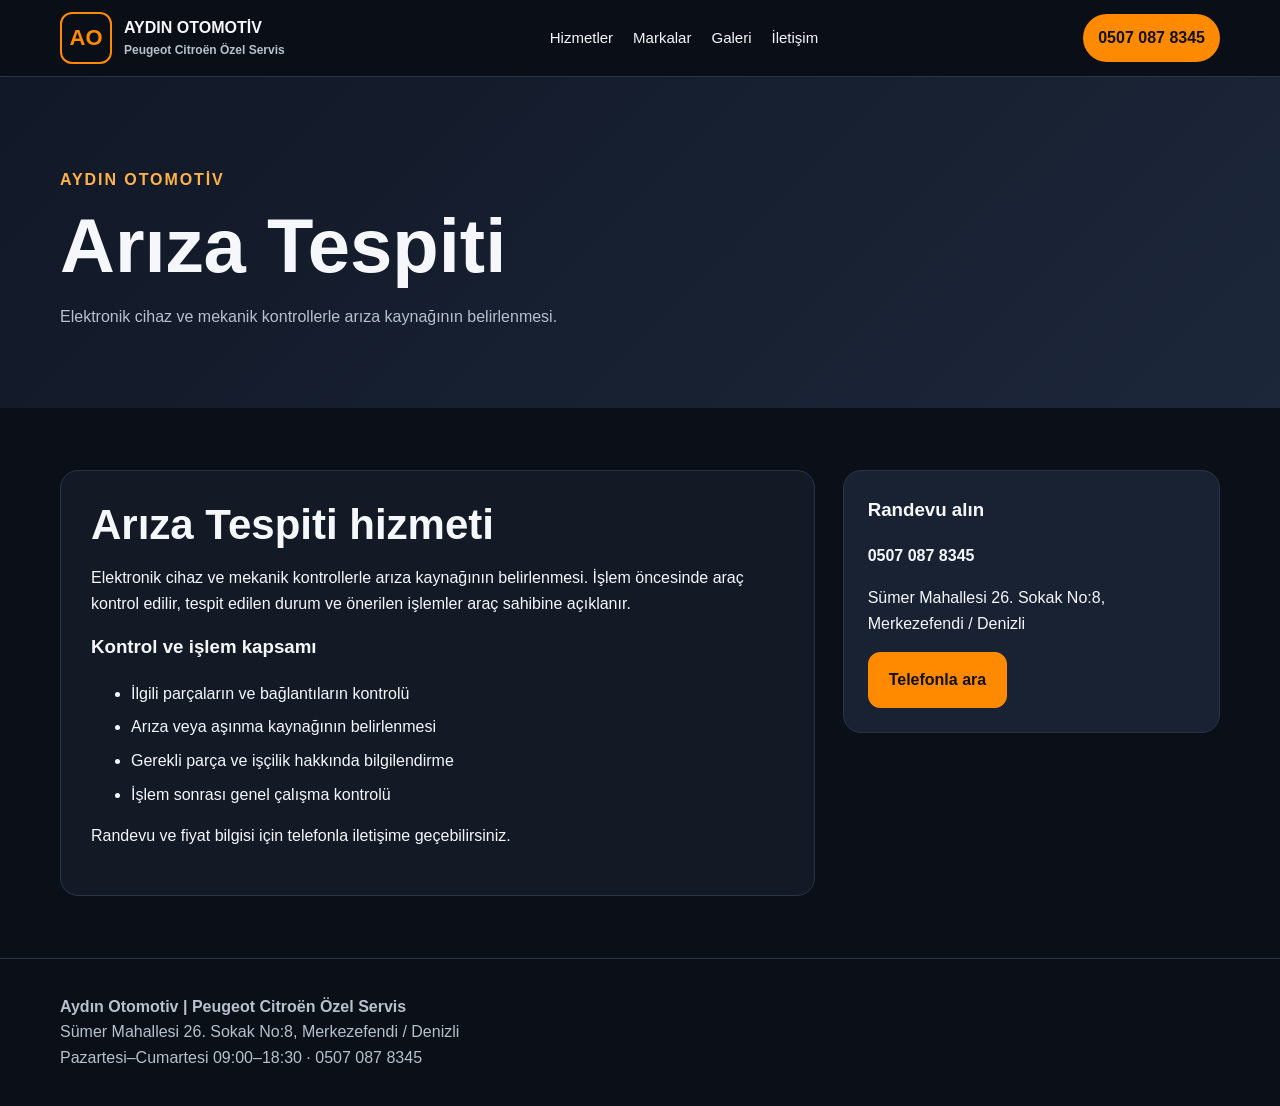
<file: ariza-tespiti.html>
<!doctype html>
<html lang="tr"><head><meta charset="utf-8"><meta name="viewport" content="width=device-width,initial-scale=1">
<title>Arıza Tespiti | Aydın Otomotiv Peugeot Citroën Özel Servis</title><meta name="description" content="Arıza Tespiti hizmeti - Aydın Otomotiv Peugeot Citroën Özel Servis, Denizli.">
<link rel="stylesheet" href="style.css"></head><body>

<header class="topbar">
  <div class="container navbar">
    <a class="brand" href="index.html"><span class="brand-mark" aria-hidden="true">AO</span><span class="brand-text">AYDIN OTOMOTİV<small>Peugeot Citroën Özel Servis</small></span></a>
    
<nav class="nav">
<a href="index.html#hizmetler">Hizmetler</a>
<a href="markalar.html">Markalar</a>
<a href="index.html#galeri">Galeri</a>
<a href="iletisim.html">İletişim</a>
</nav>

    <a class="call" href="tel:+905070878345">0507 087 8345</a>
  </div>
</header>
<a class="mobile-call" href="tel:+905070878345">Hemen Ara</a>

<main><section class="page-hero"><div class="container"><div class="eyebrow">Aydın Otomotiv</div><h1>Arıza Tespiti</h1><p>Elektronik cihaz ve mekanik kontrollerle arıza kaynağının belirlenmesi.</p></div></section>
<section class="content"><div class="container content-wrap"><article class="prose"><h2>Arıza Tespiti hizmeti</h2>
<p>Elektronik cihaz ve mekanik kontrollerle arıza kaynağının belirlenmesi. İşlem öncesinde araç kontrol edilir, tespit edilen durum ve önerilen işlemler araç sahibine açıklanır.</p>
<h3>Kontrol ve işlem kapsamı</h3><ul><li>İlgili parçaların ve bağlantıların kontrolü</li><li>Arıza veya aşınma kaynağının belirlenmesi</li><li>Gerekli parça ve işçilik hakkında bilgilendirme</li><li>İşlem sonrası genel çalışma kontrolü</li></ul>
<p>Randevu ve fiyat bilgisi için telefonla iletişime geçebilirsiniz.</p></article>
<aside class="sidebar"><h3>Randevu alın</h3><p><strong>0507 087 8345</strong></p><p>Sümer Mahallesi 26. Sokak No:8, Merkezefendi / Denizli</p><a class="btn btn-primary" href="tel:+905070878345">Telefonla ara</a></aside>
</div></section></main>
<footer><div class="container">
<strong>Aydın Otomotiv | Peugeot Citroën Özel Servis</strong><br>
Sümer Mahallesi 26. Sokak No:8, Merkezefendi / Denizli<br>
Pazartesi–Cumartesi 09:00–18:30 · <a href="tel:+905070878345">0507 087 8345</a>
</div></footer>
</body></html>
</file>
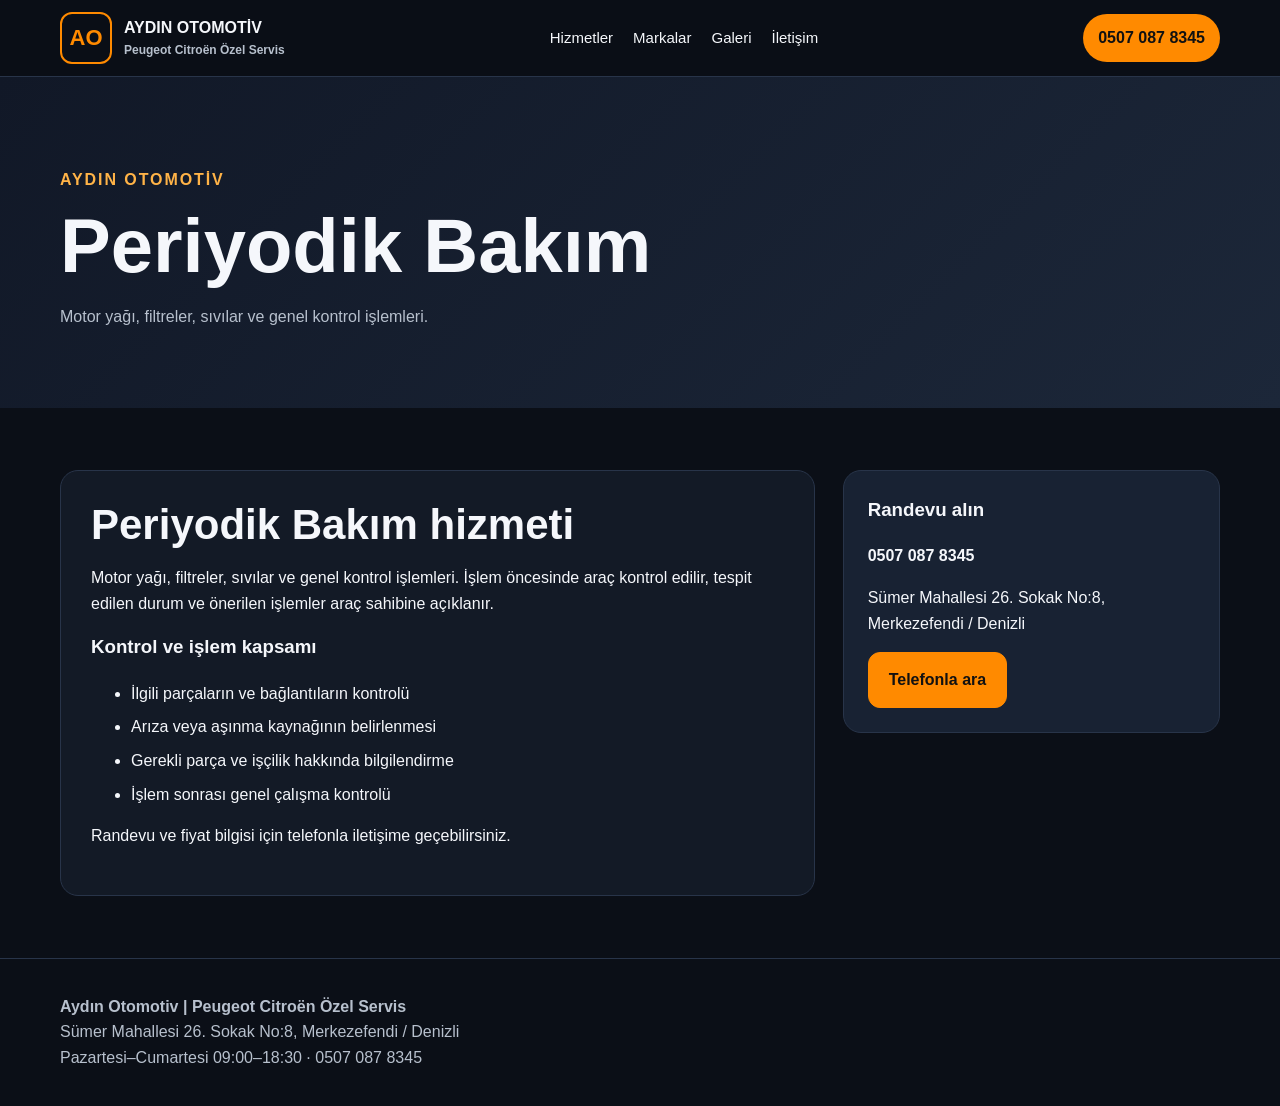
<file: bakim.html>
<!doctype html>
<html lang="tr"><head><meta charset="utf-8"><meta name="viewport" content="width=device-width,initial-scale=1">
<title>Periyodik Bakım | Aydın Otomotiv Peugeot Citroën Özel Servis</title><meta name="description" content="Periyodik Bakım hizmeti - Aydın Otomotiv Peugeot Citroën Özel Servis, Denizli.">
<link rel="stylesheet" href="style.css"></head><body>

<header class="topbar">
  <div class="container navbar">
    <a class="brand" href="index.html"><span class="brand-mark" aria-hidden="true">AO</span><span class="brand-text">AYDIN OTOMOTİV<small>Peugeot Citroën Özel Servis</small></span></a>
    
<nav class="nav">
<a href="index.html#hizmetler">Hizmetler</a>
<a href="markalar.html">Markalar</a>
<a href="index.html#galeri">Galeri</a>
<a href="iletisim.html">İletişim</a>
</nav>

    <a class="call" href="tel:+905070878345">0507 087 8345</a>
  </div>
</header>
<a class="mobile-call" href="tel:+905070878345">Hemen Ara</a>

<main><section class="page-hero"><div class="container"><div class="eyebrow">Aydın Otomotiv</div><h1>Periyodik Bakım</h1><p>Motor yağı, filtreler, sıvılar ve genel kontrol işlemleri.</p></div></section>
<section class="content"><div class="container content-wrap"><article class="prose"><h2>Periyodik Bakım hizmeti</h2>
<p>Motor yağı, filtreler, sıvılar ve genel kontrol işlemleri. İşlem öncesinde araç kontrol edilir, tespit edilen durum ve önerilen işlemler araç sahibine açıklanır.</p>
<h3>Kontrol ve işlem kapsamı</h3><ul><li>İlgili parçaların ve bağlantıların kontrolü</li><li>Arıza veya aşınma kaynağının belirlenmesi</li><li>Gerekli parça ve işçilik hakkında bilgilendirme</li><li>İşlem sonrası genel çalışma kontrolü</li></ul>
<p>Randevu ve fiyat bilgisi için telefonla iletişime geçebilirsiniz.</p></article>
<aside class="sidebar"><h3>Randevu alın</h3><p><strong>0507 087 8345</strong></p><p>Sümer Mahallesi 26. Sokak No:8, Merkezefendi / Denizli</p><a class="btn btn-primary" href="tel:+905070878345">Telefonla ara</a></aside>
</div></section></main>
<footer><div class="container">
<strong>Aydın Otomotiv | Peugeot Citroën Özel Servis</strong><br>
Sümer Mahallesi 26. Sokak No:8, Merkezefendi / Denizli<br>
Pazartesi–Cumartesi 09:00–18:30 · <a href="tel:+905070878345">0507 087 8345</a>
</div></footer>
</body></html>
</file>
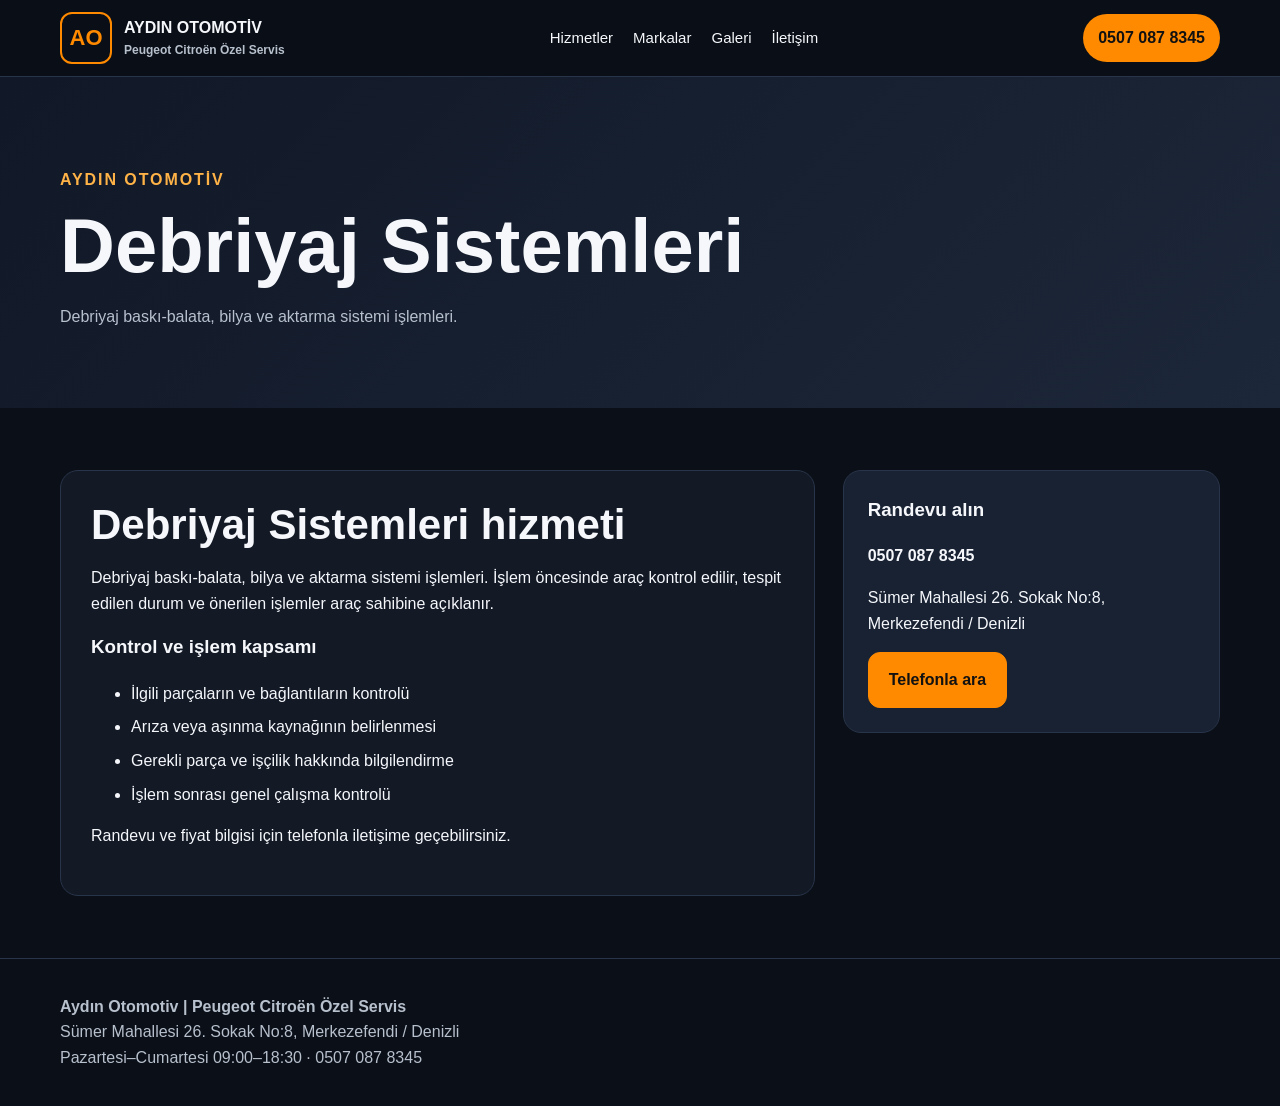
<file: debriyaj.html>
<!doctype html>
<html lang="tr"><head><meta charset="utf-8"><meta name="viewport" content="width=device-width,initial-scale=1">
<title>Debriyaj Sistemleri | Aydın Otomotiv Peugeot Citroën Özel Servis</title><meta name="description" content="Debriyaj Sistemleri hizmeti - Aydın Otomotiv Peugeot Citroën Özel Servis, Denizli.">
<link rel="stylesheet" href="style.css"></head><body>

<header class="topbar">
  <div class="container navbar">
    <a class="brand" href="index.html"><span class="brand-mark" aria-hidden="true">AO</span><span class="brand-text">AYDIN OTOMOTİV<small>Peugeot Citroën Özel Servis</small></span></a>
    
<nav class="nav">
<a href="index.html#hizmetler">Hizmetler</a>
<a href="markalar.html">Markalar</a>
<a href="index.html#galeri">Galeri</a>
<a href="iletisim.html">İletişim</a>
</nav>

    <a class="call" href="tel:+905070878345">0507 087 8345</a>
  </div>
</header>
<a class="mobile-call" href="tel:+905070878345">Hemen Ara</a>

<main><section class="page-hero"><div class="container"><div class="eyebrow">Aydın Otomotiv</div><h1>Debriyaj Sistemleri</h1><p>Debriyaj baskı-balata, bilya ve aktarma sistemi işlemleri.</p></div></section>
<section class="content"><div class="container content-wrap"><article class="prose"><h2>Debriyaj Sistemleri hizmeti</h2>
<p>Debriyaj baskı-balata, bilya ve aktarma sistemi işlemleri. İşlem öncesinde araç kontrol edilir, tespit edilen durum ve önerilen işlemler araç sahibine açıklanır.</p>
<h3>Kontrol ve işlem kapsamı</h3><ul><li>İlgili parçaların ve bağlantıların kontrolü</li><li>Arıza veya aşınma kaynağının belirlenmesi</li><li>Gerekli parça ve işçilik hakkında bilgilendirme</li><li>İşlem sonrası genel çalışma kontrolü</li></ul>
<p>Randevu ve fiyat bilgisi için telefonla iletişime geçebilirsiniz.</p></article>
<aside class="sidebar"><h3>Randevu alın</h3><p><strong>0507 087 8345</strong></p><p>Sümer Mahallesi 26. Sokak No:8, Merkezefendi / Denizli</p><a class="btn btn-primary" href="tel:+905070878345">Telefonla ara</a></aside>
</div></section></main>
<footer><div class="container">
<strong>Aydın Otomotiv | Peugeot Citroën Özel Servis</strong><br>
Sümer Mahallesi 26. Sokak No:8, Merkezefendi / Denizli<br>
Pazartesi–Cumartesi 09:00–18:30 · <a href="tel:+905070878345">0507 087 8345</a>
</div></footer>
</body></html>
</file>
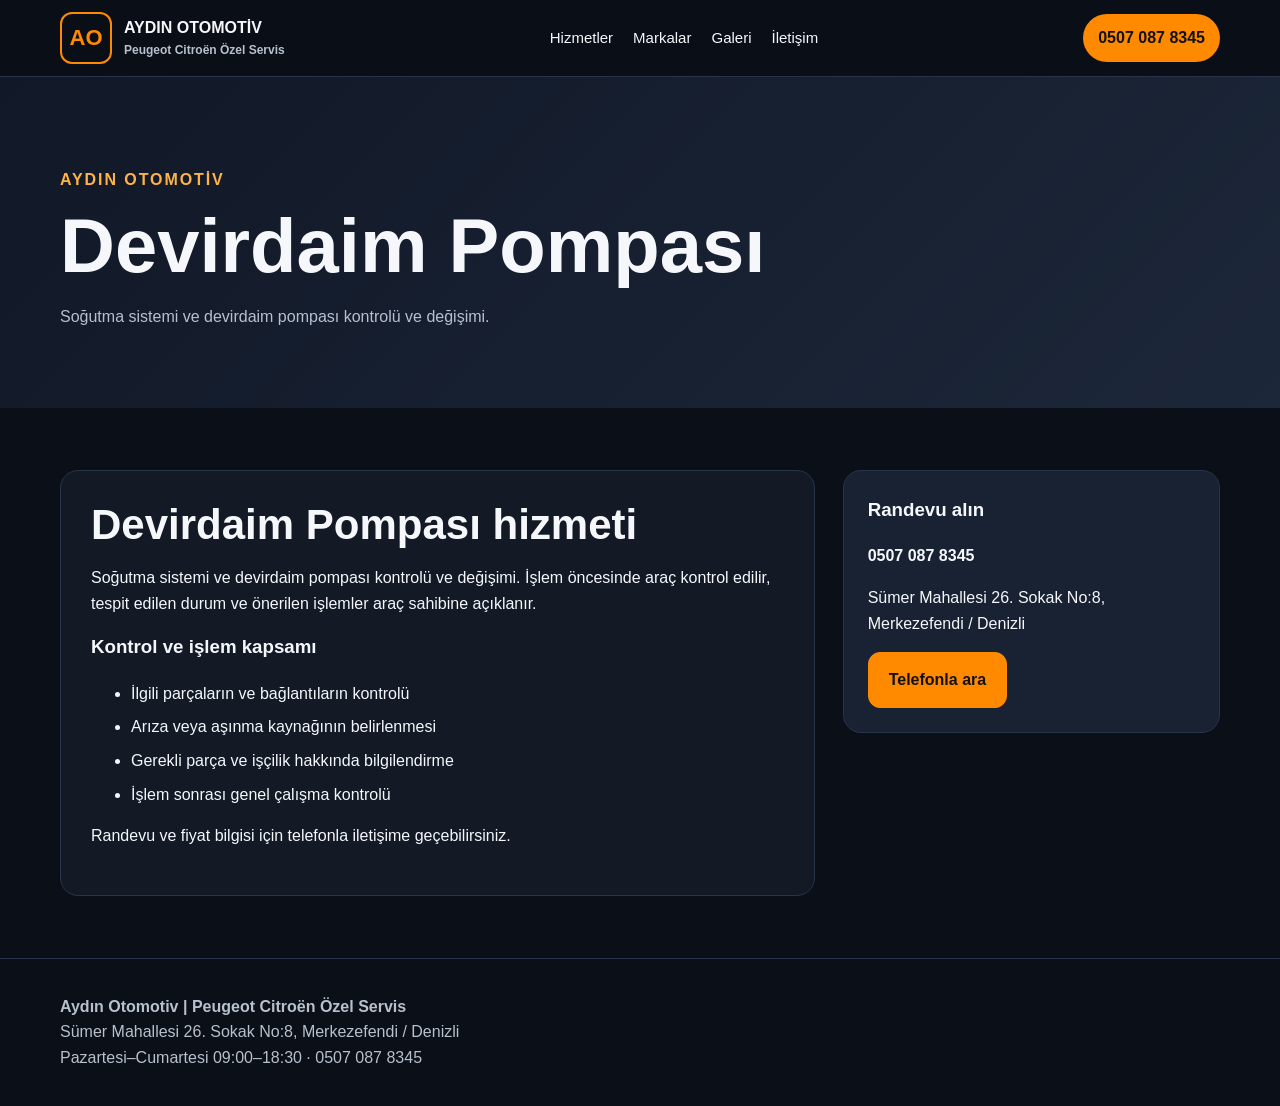
<file: devirdaim.html>
<!doctype html>
<html lang="tr"><head><meta charset="utf-8"><meta name="viewport" content="width=device-width,initial-scale=1">
<title>Devirdaim Pompası | Aydın Otomotiv Peugeot Citroën Özel Servis</title><meta name="description" content="Devirdaim Pompası hizmeti - Aydın Otomotiv Peugeot Citroën Özel Servis, Denizli.">
<link rel="stylesheet" href="style.css"></head><body>

<header class="topbar">
  <div class="container navbar">
    <a class="brand" href="index.html"><span class="brand-mark" aria-hidden="true">AO</span><span class="brand-text">AYDIN OTOMOTİV<small>Peugeot Citroën Özel Servis</small></span></a>
    
<nav class="nav">
<a href="index.html#hizmetler">Hizmetler</a>
<a href="markalar.html">Markalar</a>
<a href="index.html#galeri">Galeri</a>
<a href="iletisim.html">İletişim</a>
</nav>

    <a class="call" href="tel:+905070878345">0507 087 8345</a>
  </div>
</header>
<a class="mobile-call" href="tel:+905070878345">Hemen Ara</a>

<main><section class="page-hero"><div class="container"><div class="eyebrow">Aydın Otomotiv</div><h1>Devirdaim Pompası</h1><p>Soğutma sistemi ve devirdaim pompası kontrolü ve değişimi.</p></div></section>
<section class="content"><div class="container content-wrap"><article class="prose"><h2>Devirdaim Pompası hizmeti</h2>
<p>Soğutma sistemi ve devirdaim pompası kontrolü ve değişimi. İşlem öncesinde araç kontrol edilir, tespit edilen durum ve önerilen işlemler araç sahibine açıklanır.</p>
<h3>Kontrol ve işlem kapsamı</h3><ul><li>İlgili parçaların ve bağlantıların kontrolü</li><li>Arıza veya aşınma kaynağının belirlenmesi</li><li>Gerekli parça ve işçilik hakkında bilgilendirme</li><li>İşlem sonrası genel çalışma kontrolü</li></ul>
<p>Randevu ve fiyat bilgisi için telefonla iletişime geçebilirsiniz.</p></article>
<aside class="sidebar"><h3>Randevu alın</h3><p><strong>0507 087 8345</strong></p><p>Sümer Mahallesi 26. Sokak No:8, Merkezefendi / Denizli</p><a class="btn btn-primary" href="tel:+905070878345">Telefonla ara</a></aside>
</div></section></main>
<footer><div class="container">
<strong>Aydın Otomotiv | Peugeot Citroën Özel Servis</strong><br>
Sümer Mahallesi 26. Sokak No:8, Merkezefendi / Denizli<br>
Pazartesi–Cumartesi 09:00–18:30 · <a href="tel:+905070878345">0507 087 8345</a>
</div></footer>
</body></html>
</file>
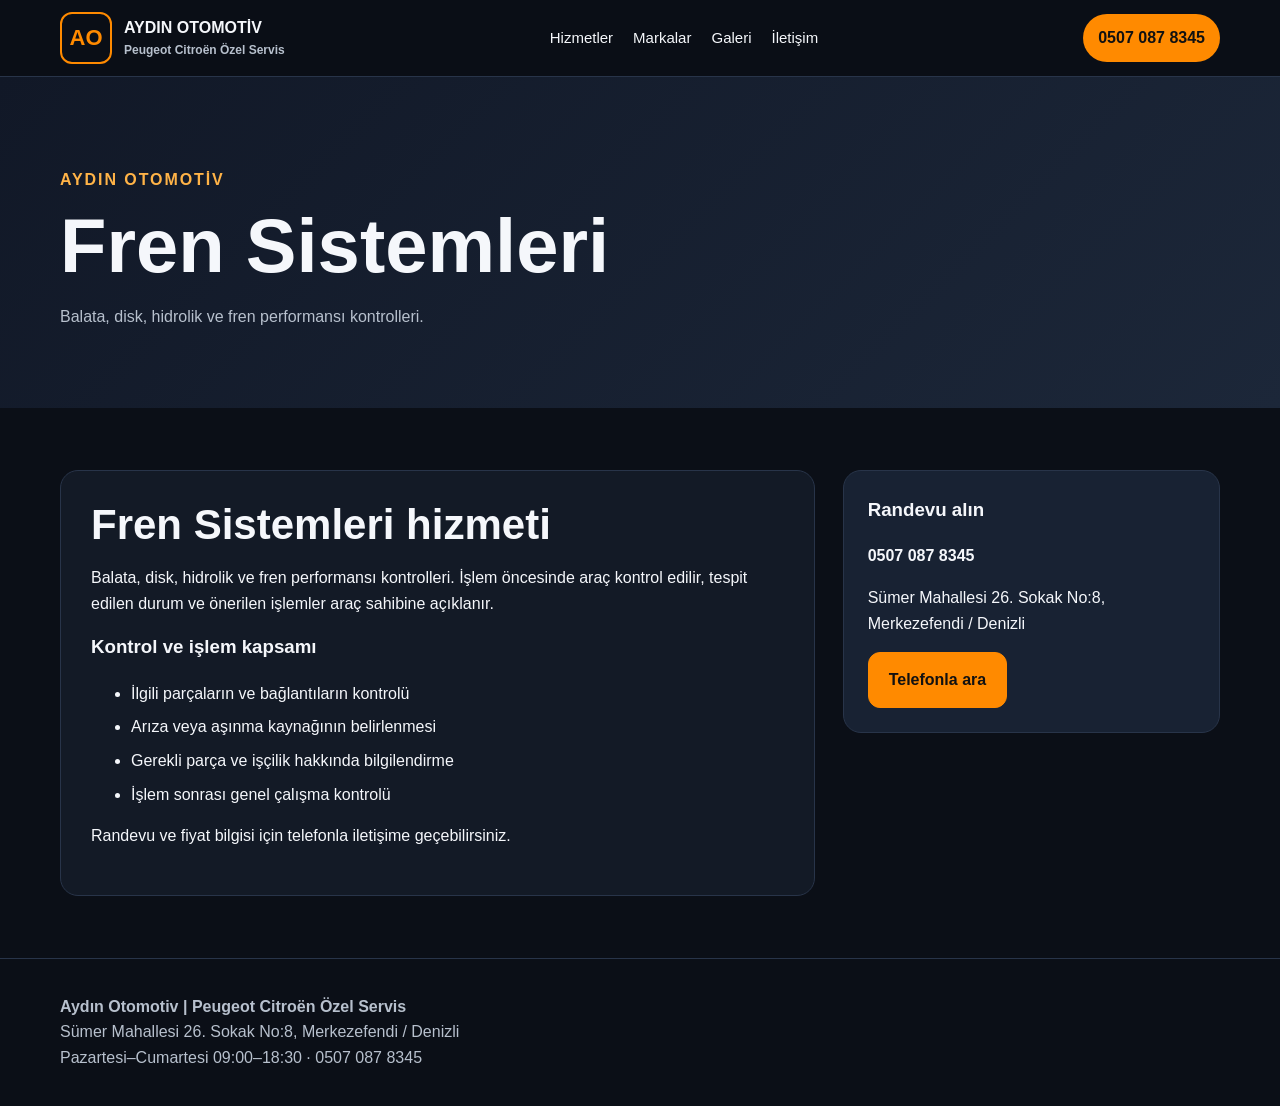
<file: fren.html>
<!doctype html>
<html lang="tr"><head><meta charset="utf-8"><meta name="viewport" content="width=device-width,initial-scale=1">
<title>Fren Sistemleri | Aydın Otomotiv Peugeot Citroën Özel Servis</title><meta name="description" content="Fren Sistemleri hizmeti - Aydın Otomotiv Peugeot Citroën Özel Servis, Denizli.">
<link rel="stylesheet" href="style.css"></head><body>

<header class="topbar">
  <div class="container navbar">
    <a class="brand" href="index.html"><span class="brand-mark" aria-hidden="true">AO</span><span class="brand-text">AYDIN OTOMOTİV<small>Peugeot Citroën Özel Servis</small></span></a>
    
<nav class="nav">
<a href="index.html#hizmetler">Hizmetler</a>
<a href="markalar.html">Markalar</a>
<a href="index.html#galeri">Galeri</a>
<a href="iletisim.html">İletişim</a>
</nav>

    <a class="call" href="tel:+905070878345">0507 087 8345</a>
  </div>
</header>
<a class="mobile-call" href="tel:+905070878345">Hemen Ara</a>

<main><section class="page-hero"><div class="container"><div class="eyebrow">Aydın Otomotiv</div><h1>Fren Sistemleri</h1><p>Balata, disk, hidrolik ve fren performansı kontrolleri.</p></div></section>
<section class="content"><div class="container content-wrap"><article class="prose"><h2>Fren Sistemleri hizmeti</h2>
<p>Balata, disk, hidrolik ve fren performansı kontrolleri. İşlem öncesinde araç kontrol edilir, tespit edilen durum ve önerilen işlemler araç sahibine açıklanır.</p>
<h3>Kontrol ve işlem kapsamı</h3><ul><li>İlgili parçaların ve bağlantıların kontrolü</li><li>Arıza veya aşınma kaynağının belirlenmesi</li><li>Gerekli parça ve işçilik hakkında bilgilendirme</li><li>İşlem sonrası genel çalışma kontrolü</li></ul>
<p>Randevu ve fiyat bilgisi için telefonla iletişime geçebilirsiniz.</p></article>
<aside class="sidebar"><h3>Randevu alın</h3><p><strong>0507 087 8345</strong></p><p>Sümer Mahallesi 26. Sokak No:8, Merkezefendi / Denizli</p><a class="btn btn-primary" href="tel:+905070878345">Telefonla ara</a></aside>
</div></section></main>
<footer><div class="container">
<strong>Aydın Otomotiv | Peugeot Citroën Özel Servis</strong><br>
Sümer Mahallesi 26. Sokak No:8, Merkezefendi / Denizli<br>
Pazartesi–Cumartesi 09:00–18:30 · <a href="tel:+905070878345">0507 087 8345</a>
</div></footer>
</body></html>
</file>
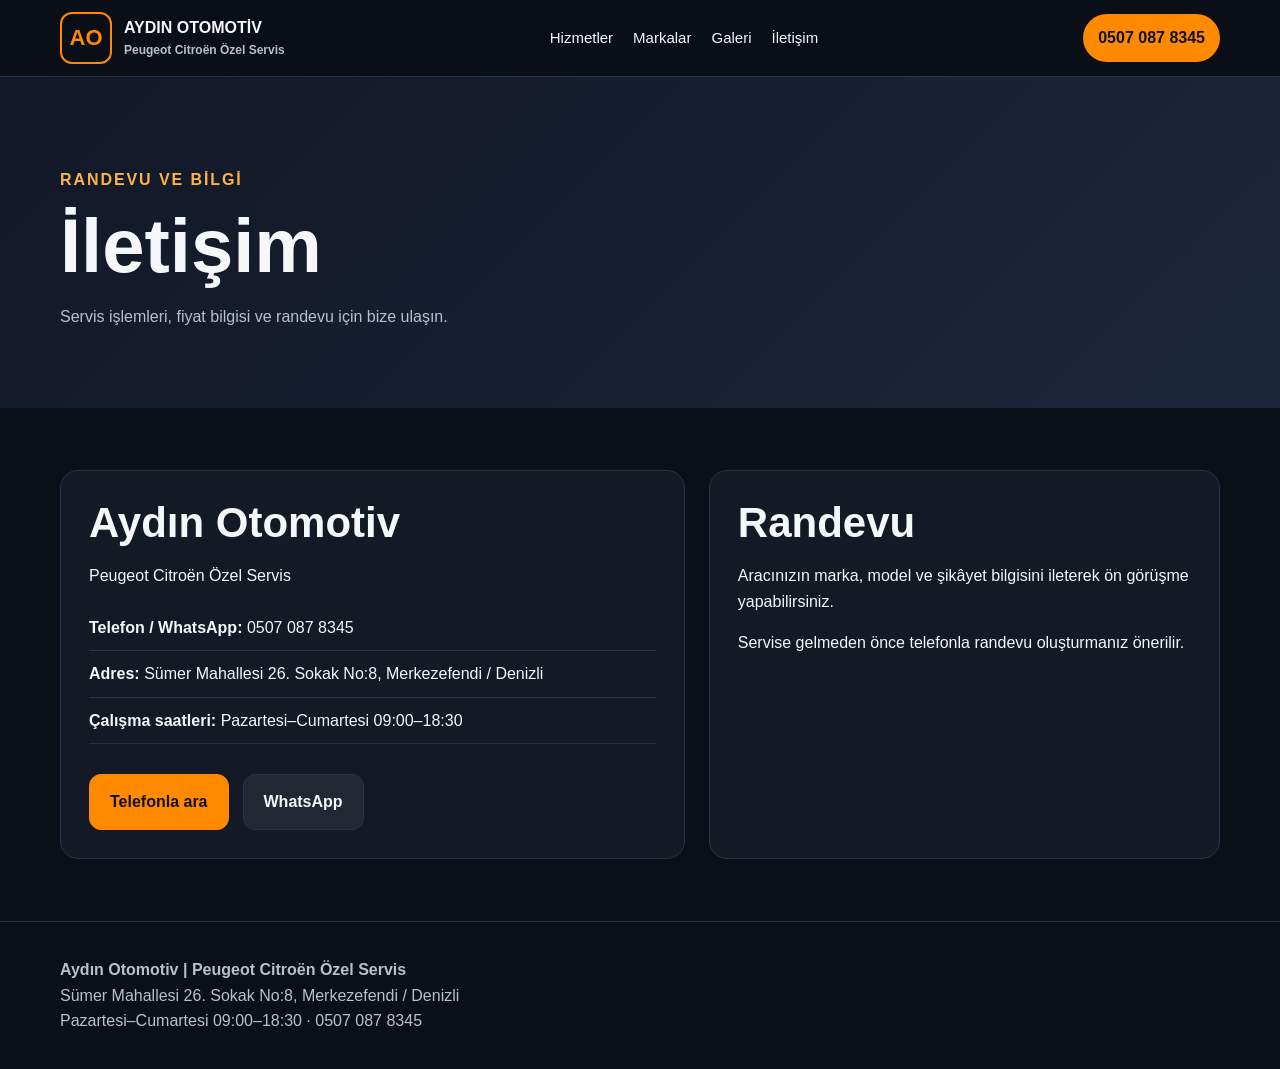
<file: iletisim.html>
<!doctype html><html lang="tr"><head><meta charset="utf-8"><meta name="viewport" content="width=device-width,initial-scale=1">
<title>İletişim | Aydın Otomotiv Peugeot Citroën Özel Servis</title><meta name="description" content="Aydın Otomotiv telefon, adres ve çalışma saatleri."><link rel="stylesheet" href="style.css"></head><body>

<header class="topbar">
  <div class="container navbar">
    <a class="brand" href="index.html"><span class="brand-mark" aria-hidden="true">AO</span><span class="brand-text">AYDIN OTOMOTİV<small>Peugeot Citroën Özel Servis</small></span></a>
    
<nav class="nav">
<a href="index.html#hizmetler">Hizmetler</a>
<a href="markalar.html">Markalar</a>
<a href="index.html#galeri">Galeri</a>
<a href="iletisim.html">İletişim</a>
</nav>

    <a class="call" href="tel:+905070878345">0507 087 8345</a>
  </div>
</header>
<a class="mobile-call" href="tel:+905070878345">Hemen Ara</a>
<main><section class="page-hero"><div class="container"><div class="eyebrow">Randevu ve bilgi</div><h1>İletişim</h1><p>Servis işlemleri, fiyat bilgisi ve randevu için bize ulaşın.</p></div></section>
<section class="content"><div class="container info-grid"><div class="info-box"><h2>Aydın Otomotiv</h2><p>Peugeot Citroën Özel Servis</p><ul class="info-list"><li><strong>Telefon / WhatsApp:</strong> 0507 087 8345</li><li><strong>Adres:</strong> Sümer Mahallesi 26. Sokak No:8, Merkezefendi / Denizli</li><li><strong>Çalışma saatleri:</strong> Pazartesi–Cumartesi 09:00–18:30</li></ul><div class="actions"><a class="btn btn-primary" href="tel:+905070878345">Telefonla ara</a><a class="btn btn-secondary" href="https://wa.me/905070878345">WhatsApp</a></div></div>
<div class="info-box"><h2>Randevu</h2><p>Aracınızın marka, model ve şikâyet bilgisini ileterek ön görüşme yapabilirsiniz.</p><p>Servise gelmeden önce telefonla randevu oluşturmanız önerilir.</p></div></div></section></main>
<footer><div class="container">
<strong>Aydın Otomotiv | Peugeot Citroën Özel Servis</strong><br>
Sümer Mahallesi 26. Sokak No:8, Merkezefendi / Denizli<br>
Pazartesi–Cumartesi 09:00–18:30 · <a href="tel:+905070878345">0507 087 8345</a>
</div></footer>
</body></html>
</file>
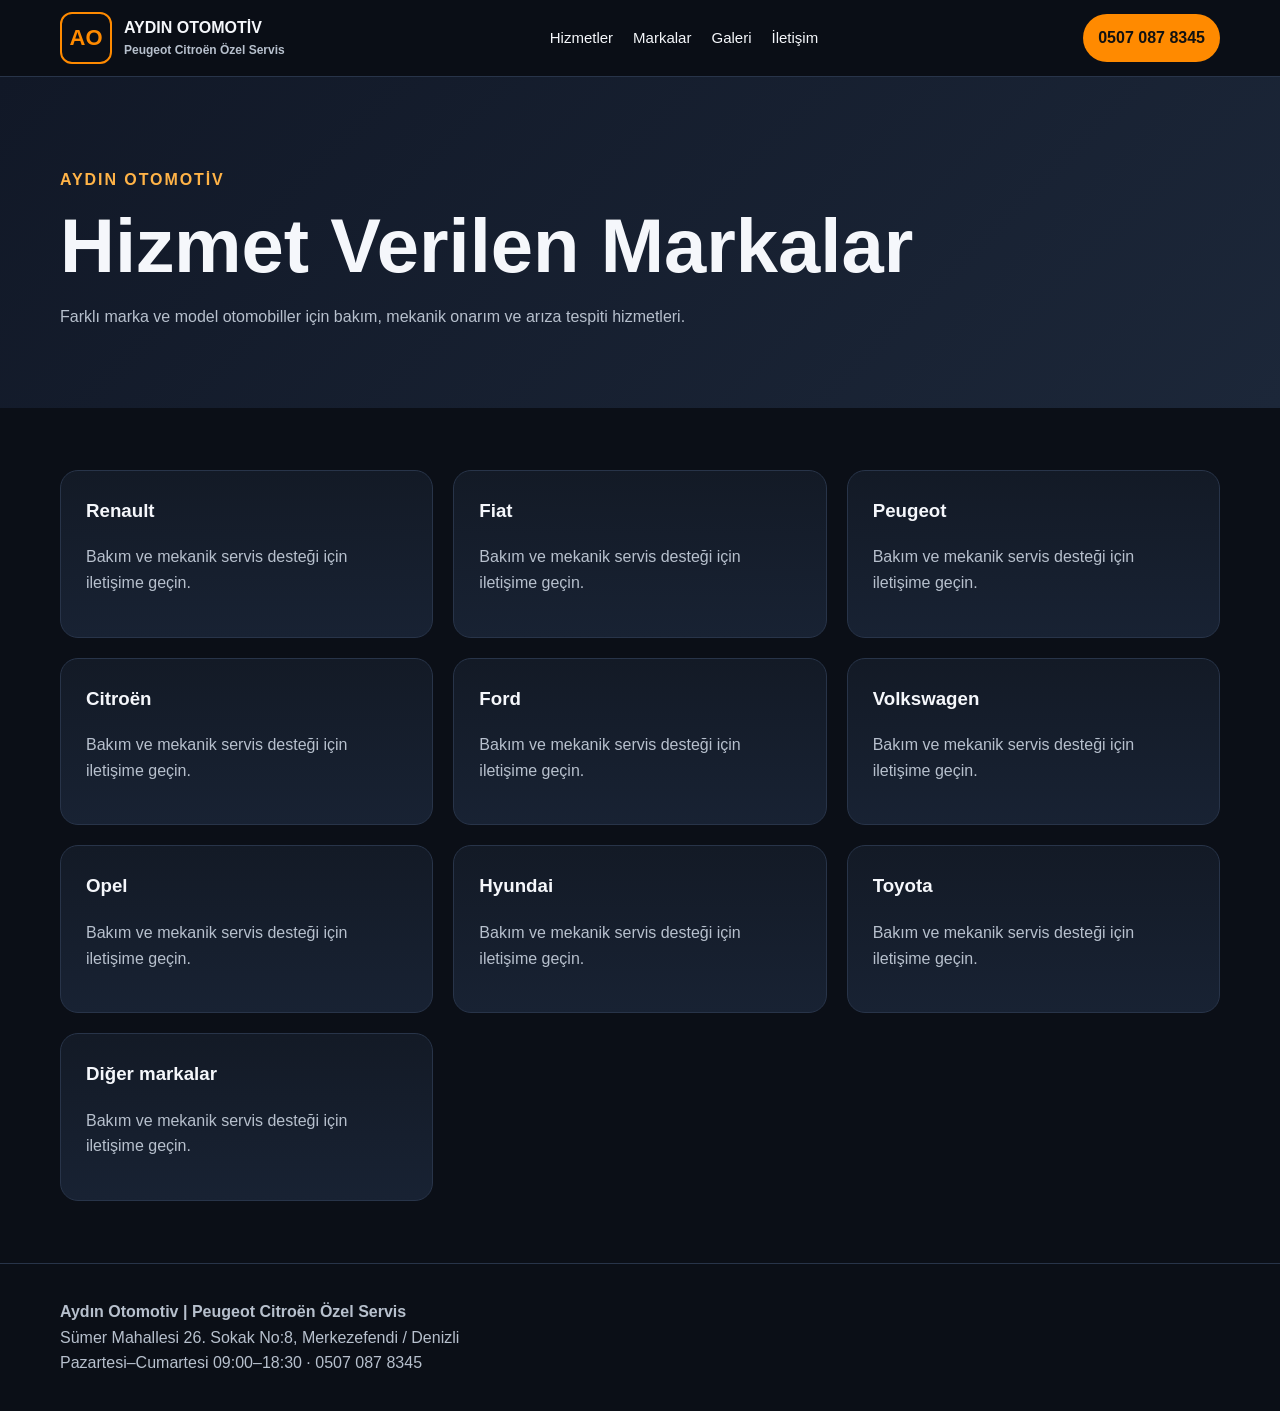
<file: markalar.html>
<!doctype html><html lang="tr"><head><meta charset="utf-8"><meta name="viewport" content="width=device-width,initial-scale=1">
<title>Hizmet Verilen Markalar | Aydın Otomotiv Peugeot Citroën Özel Servis</title><link rel="stylesheet" href="style.css"></head><body>
<header class="topbar">
  <div class="container navbar">
    <a class="brand" href="index.html"><span class="brand-mark" aria-hidden="true">AO</span><span class="brand-text">AYDIN OTOMOTİV<small>Peugeot Citroën Özel Servis</small></span></a>
    
<nav class="nav">
<a href="index.html#hizmetler">Hizmetler</a>
<a href="markalar.html">Markalar</a>
<a href="index.html#galeri">Galeri</a>
<a href="iletisim.html">İletişim</a>
</nav>

    <a class="call" href="tel:+905070878345">0507 087 8345</a>
  </div>
</header>
<a class="mobile-call" href="tel:+905070878345">Hemen Ara</a>

<main><section class="page-hero"><div class="container"><div class="eyebrow">Aydın Otomotiv</div><h1>Hizmet Verilen Markalar</h1><p>Farklı marka ve model otomobiller için bakım, mekanik onarım ve arıza tespiti hizmetleri.</p></div></section>
<section class="content"><div class="container"><div class="grid">
<div class="card"><h3>Renault</h3><p>Bakım ve mekanik servis desteği için iletişime geçin.</p></div><div class="card"><h3>Fiat</h3><p>Bakım ve mekanik servis desteği için iletişime geçin.</p></div><div class="card"><h3>Peugeot</h3><p>Bakım ve mekanik servis desteği için iletişime geçin.</p></div><div class="card"><h3>Citroën</h3><p>Bakım ve mekanik servis desteği için iletişime geçin.</p></div><div class="card"><h3>Ford</h3><p>Bakım ve mekanik servis desteği için iletişime geçin.</p></div><div class="card"><h3>Volkswagen</h3><p>Bakım ve mekanik servis desteği için iletişime geçin.</p></div><div class="card"><h3>Opel</h3><p>Bakım ve mekanik servis desteği için iletişime geçin.</p></div><div class="card"><h3>Hyundai</h3><p>Bakım ve mekanik servis desteği için iletişime geçin.</p></div><div class="card"><h3>Toyota</h3><p>Bakım ve mekanik servis desteği için iletişime geçin.</p></div><div class="card"><h3>Diğer markalar</h3><p>Bakım ve mekanik servis desteği için iletişime geçin.</p></div>
</div></div></section></main>
<footer><div class="container">
<strong>Aydın Otomotiv | Peugeot Citroën Özel Servis</strong><br>
Sümer Mahallesi 26. Sokak No:8, Merkezefendi / Denizli<br>
Pazartesi–Cumartesi 09:00–18:30 · <a href="tel:+905070878345">0507 087 8345</a>
</div></footer>
</body></html>
</file>
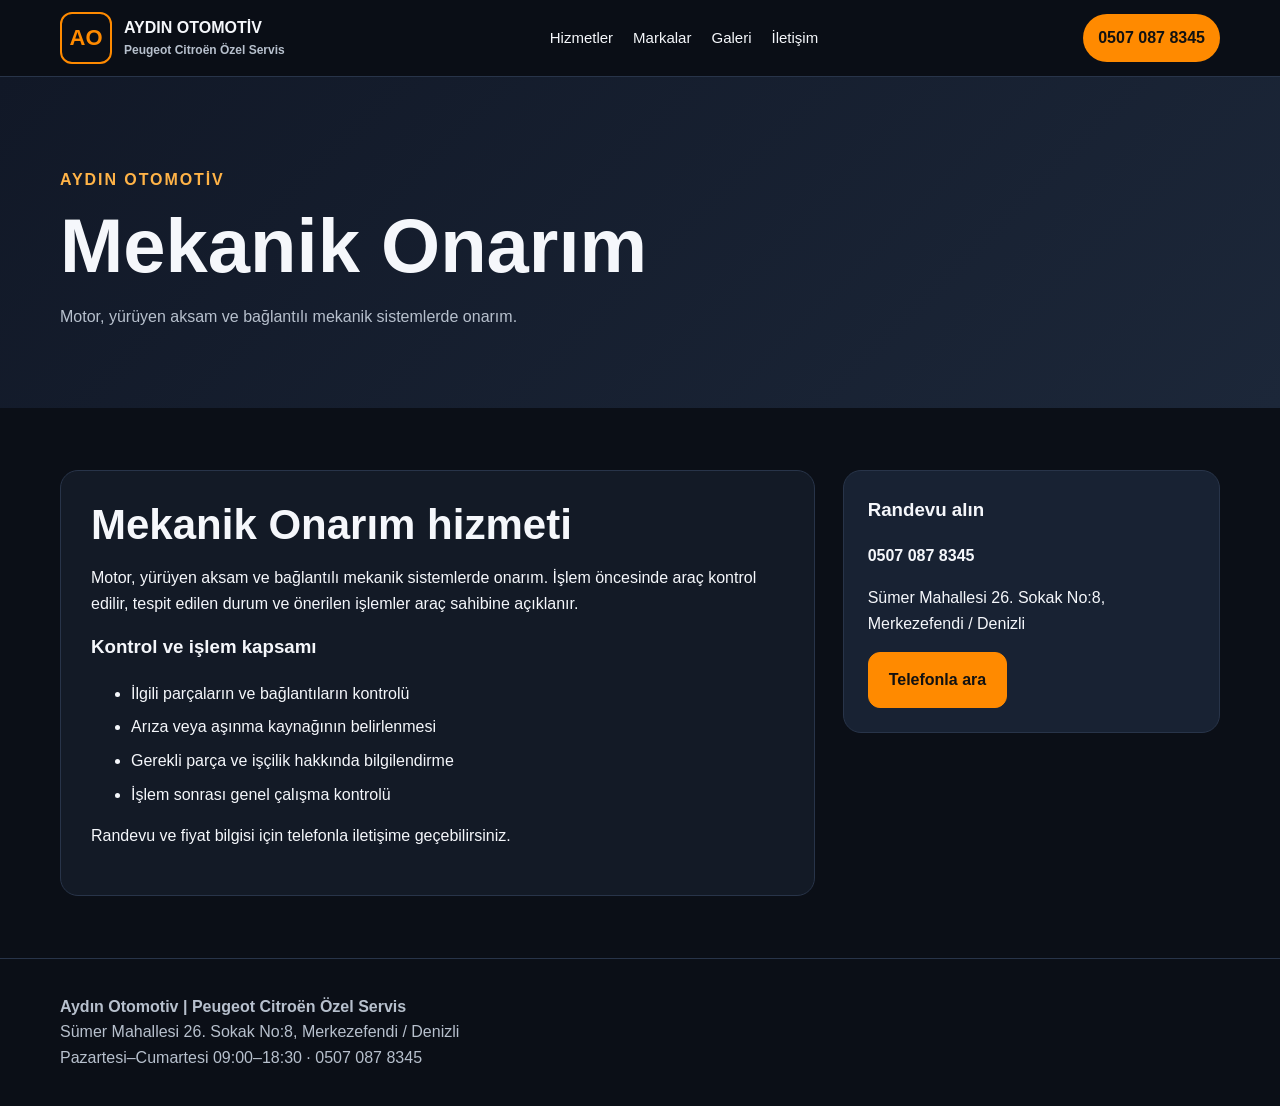
<file: mekanik-onarim.html>
<!doctype html>
<html lang="tr"><head><meta charset="utf-8"><meta name="viewport" content="width=device-width,initial-scale=1">
<title>Mekanik Onarım | Aydın Otomotiv Peugeot Citroën Özel Servis</title><meta name="description" content="Mekanik Onarım hizmeti - Aydın Otomotiv Peugeot Citroën Özel Servis, Denizli.">
<link rel="stylesheet" href="style.css"></head><body>

<header class="topbar">
  <div class="container navbar">
    <a class="brand" href="index.html"><span class="brand-mark" aria-hidden="true">AO</span><span class="brand-text">AYDIN OTOMOTİV<small>Peugeot Citroën Özel Servis</small></span></a>
    
<nav class="nav">
<a href="index.html#hizmetler">Hizmetler</a>
<a href="markalar.html">Markalar</a>
<a href="index.html#galeri">Galeri</a>
<a href="iletisim.html">İletişim</a>
</nav>

    <a class="call" href="tel:+905070878345">0507 087 8345</a>
  </div>
</header>
<a class="mobile-call" href="tel:+905070878345">Hemen Ara</a>

<main><section class="page-hero"><div class="container"><div class="eyebrow">Aydın Otomotiv</div><h1>Mekanik Onarım</h1><p>Motor, yürüyen aksam ve bağlantılı mekanik sistemlerde onarım.</p></div></section>
<section class="content"><div class="container content-wrap"><article class="prose"><h2>Mekanik Onarım hizmeti</h2>
<p>Motor, yürüyen aksam ve bağlantılı mekanik sistemlerde onarım. İşlem öncesinde araç kontrol edilir, tespit edilen durum ve önerilen işlemler araç sahibine açıklanır.</p>
<h3>Kontrol ve işlem kapsamı</h3><ul><li>İlgili parçaların ve bağlantıların kontrolü</li><li>Arıza veya aşınma kaynağının belirlenmesi</li><li>Gerekli parça ve işçilik hakkında bilgilendirme</li><li>İşlem sonrası genel çalışma kontrolü</li></ul>
<p>Randevu ve fiyat bilgisi için telefonla iletişime geçebilirsiniz.</p></article>
<aside class="sidebar"><h3>Randevu alın</h3><p><strong>0507 087 8345</strong></p><p>Sümer Mahallesi 26. Sokak No:8, Merkezefendi / Denizli</p><a class="btn btn-primary" href="tel:+905070878345">Telefonla ara</a></aside>
</div></section></main>
<footer><div class="container">
<strong>Aydın Otomotiv | Peugeot Citroën Özel Servis</strong><br>
Sümer Mahallesi 26. Sokak No:8, Merkezefendi / Denizli<br>
Pazartesi–Cumartesi 09:00–18:30 · <a href="tel:+905070878345">0507 087 8345</a>
</div></footer>
</body></html>
</file>
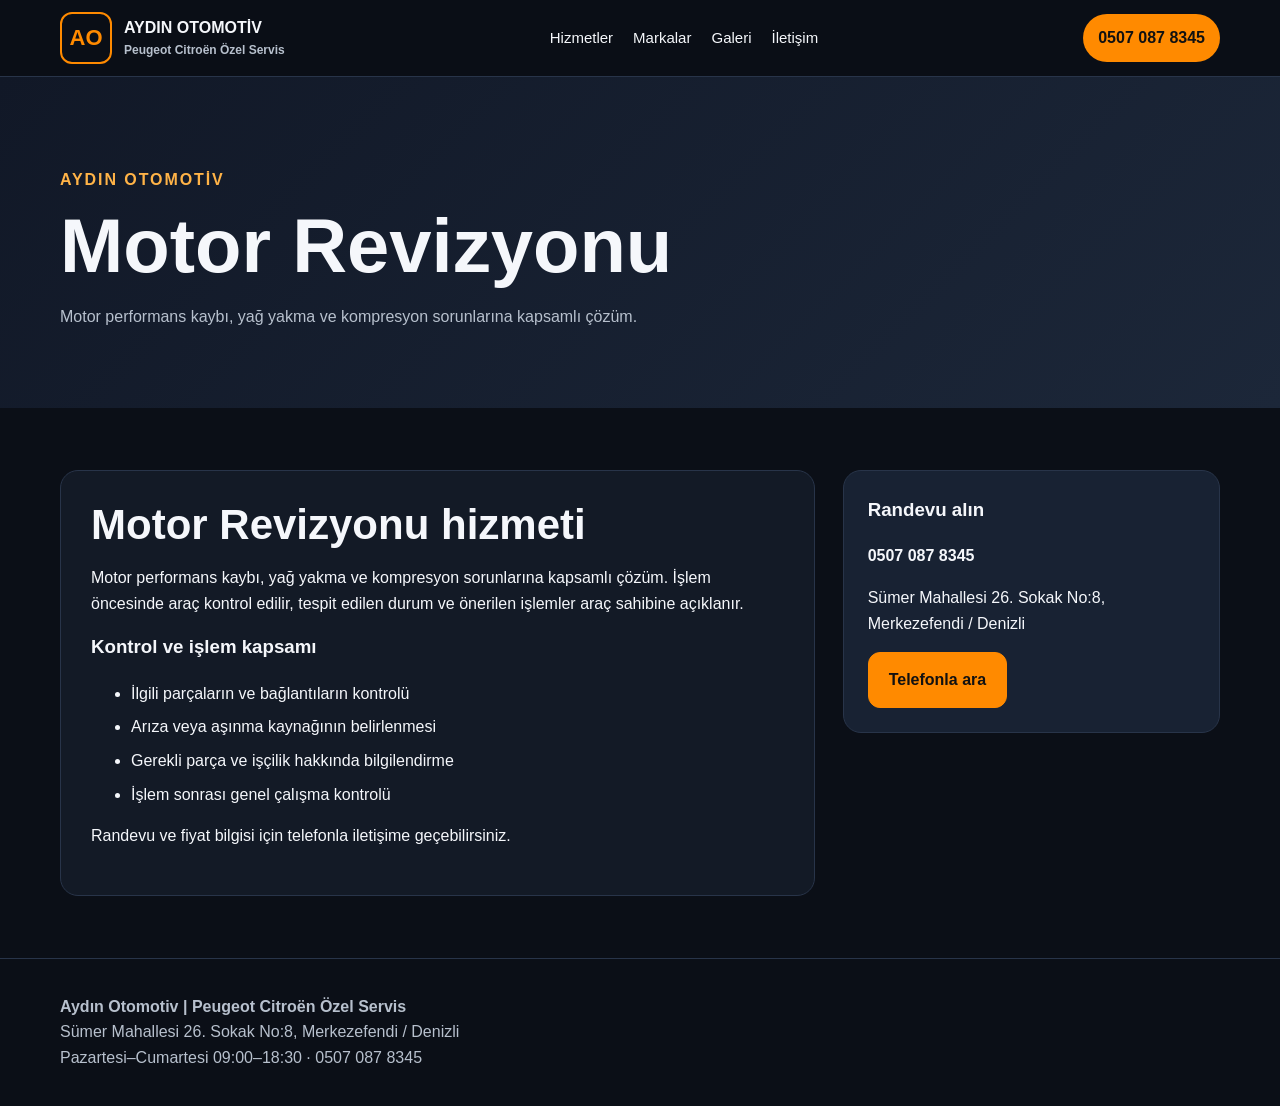
<file: motor-revizyonu.html>
<!doctype html>
<html lang="tr"><head><meta charset="utf-8"><meta name="viewport" content="width=device-width,initial-scale=1">
<title>Motor Revizyonu | Aydın Otomotiv Peugeot Citroën Özel Servis</title><meta name="description" content="Motor Revizyonu hizmeti - Aydın Otomotiv Peugeot Citroën Özel Servis, Denizli.">
<link rel="stylesheet" href="style.css"></head><body>

<header class="topbar">
  <div class="container navbar">
    <a class="brand" href="index.html"><span class="brand-mark" aria-hidden="true">AO</span><span class="brand-text">AYDIN OTOMOTİV<small>Peugeot Citroën Özel Servis</small></span></a>
    
<nav class="nav">
<a href="index.html#hizmetler">Hizmetler</a>
<a href="markalar.html">Markalar</a>
<a href="index.html#galeri">Galeri</a>
<a href="iletisim.html">İletişim</a>
</nav>

    <a class="call" href="tel:+905070878345">0507 087 8345</a>
  </div>
</header>
<a class="mobile-call" href="tel:+905070878345">Hemen Ara</a>

<main><section class="page-hero"><div class="container"><div class="eyebrow">Aydın Otomotiv</div><h1>Motor Revizyonu</h1><p>Motor performans kaybı, yağ yakma ve kompresyon sorunlarına kapsamlı çözüm.</p></div></section>
<section class="content"><div class="container content-wrap"><article class="prose"><h2>Motor Revizyonu hizmeti</h2>
<p>Motor performans kaybı, yağ yakma ve kompresyon sorunlarına kapsamlı çözüm. İşlem öncesinde araç kontrol edilir, tespit edilen durum ve önerilen işlemler araç sahibine açıklanır.</p>
<h3>Kontrol ve işlem kapsamı</h3><ul><li>İlgili parçaların ve bağlantıların kontrolü</li><li>Arıza veya aşınma kaynağının belirlenmesi</li><li>Gerekli parça ve işçilik hakkında bilgilendirme</li><li>İşlem sonrası genel çalışma kontrolü</li></ul>
<p>Randevu ve fiyat bilgisi için telefonla iletişime geçebilirsiniz.</p></article>
<aside class="sidebar"><h3>Randevu alın</h3><p><strong>0507 087 8345</strong></p><p>Sümer Mahallesi 26. Sokak No:8, Merkezefendi / Denizli</p><a class="btn btn-primary" href="tel:+905070878345">Telefonla ara</a></aside>
</div></section></main>
<footer><div class="container">
<strong>Aydın Otomotiv | Peugeot Citroën Özel Servis</strong><br>
Sümer Mahallesi 26. Sokak No:8, Merkezefendi / Denizli<br>
Pazartesi–Cumartesi 09:00–18:30 · <a href="tel:+905070878345">0507 087 8345</a>
</div></footer>
</body></html>
</file>
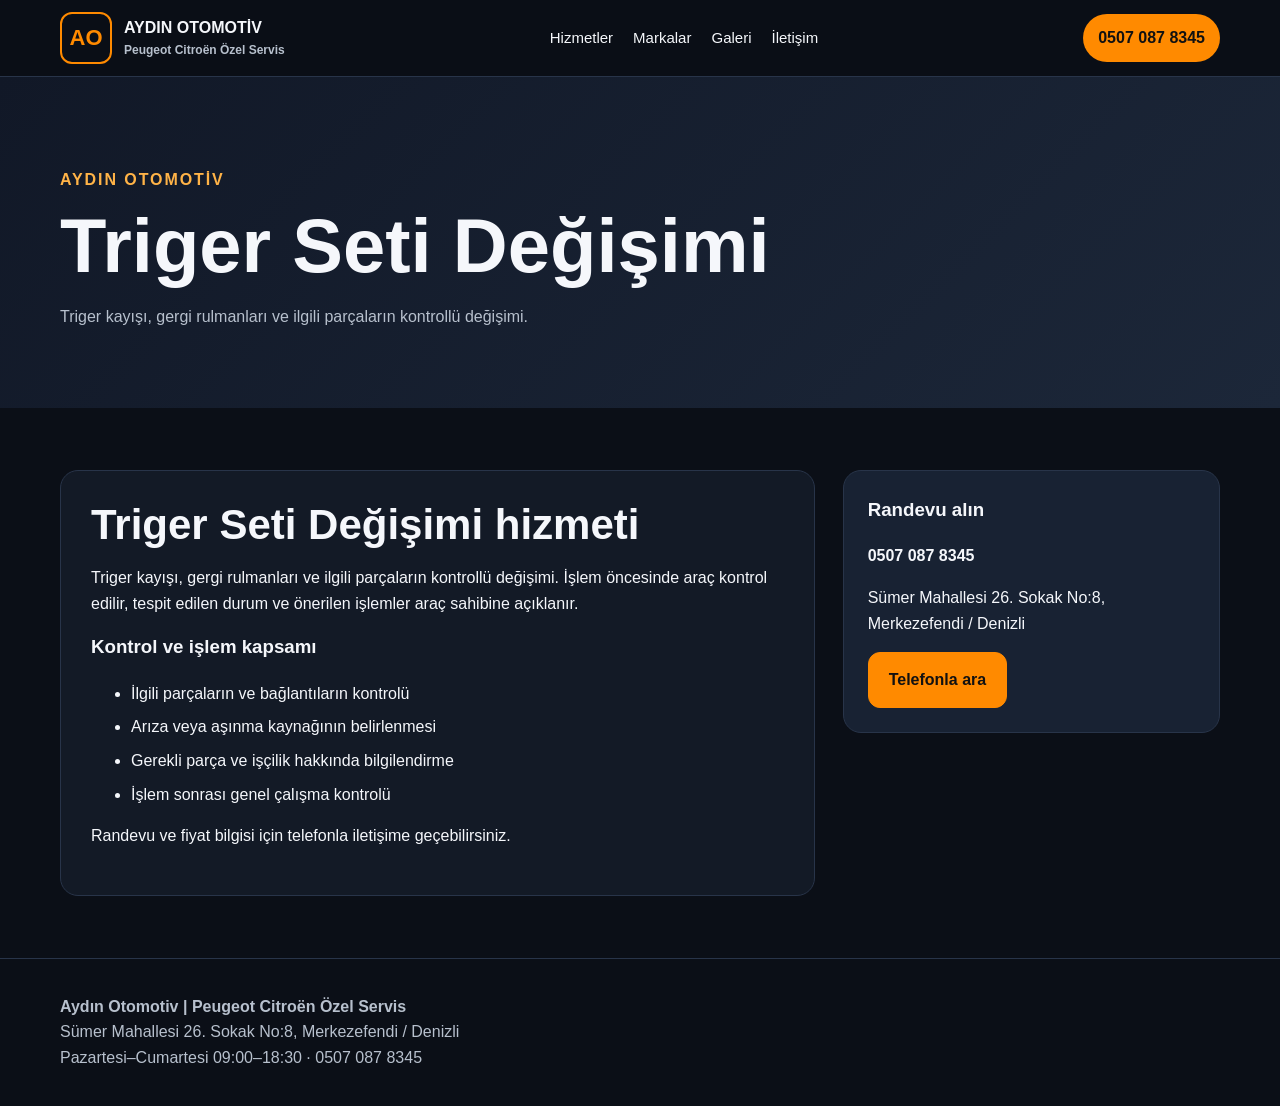
<file: triger.html>
<!doctype html>
<html lang="tr"><head><meta charset="utf-8"><meta name="viewport" content="width=device-width,initial-scale=1">
<title>Triger Seti Değişimi | Aydın Otomotiv Peugeot Citroën Özel Servis</title><meta name="description" content="Triger Seti Değişimi hizmeti - Aydın Otomotiv Peugeot Citroën Özel Servis, Denizli.">
<link rel="stylesheet" href="style.css"></head><body>

<header class="topbar">
  <div class="container navbar">
    <a class="brand" href="index.html"><span class="brand-mark" aria-hidden="true">AO</span><span class="brand-text">AYDIN OTOMOTİV<small>Peugeot Citroën Özel Servis</small></span></a>
    
<nav class="nav">
<a href="index.html#hizmetler">Hizmetler</a>
<a href="markalar.html">Markalar</a>
<a href="index.html#galeri">Galeri</a>
<a href="iletisim.html">İletişim</a>
</nav>

    <a class="call" href="tel:+905070878345">0507 087 8345</a>
  </div>
</header>
<a class="mobile-call" href="tel:+905070878345">Hemen Ara</a>

<main><section class="page-hero"><div class="container"><div class="eyebrow">Aydın Otomotiv</div><h1>Triger Seti Değişimi</h1><p>Triger kayışı, gergi rulmanları ve ilgili parçaların kontrollü değişimi.</p></div></section>
<section class="content"><div class="container content-wrap"><article class="prose"><h2>Triger Seti Değişimi hizmeti</h2>
<p>Triger kayışı, gergi rulmanları ve ilgili parçaların kontrollü değişimi. İşlem öncesinde araç kontrol edilir, tespit edilen durum ve önerilen işlemler araç sahibine açıklanır.</p>
<h3>Kontrol ve işlem kapsamı</h3><ul><li>İlgili parçaların ve bağlantıların kontrolü</li><li>Arıza veya aşınma kaynağının belirlenmesi</li><li>Gerekli parça ve işçilik hakkında bilgilendirme</li><li>İşlem sonrası genel çalışma kontrolü</li></ul>
<p>Randevu ve fiyat bilgisi için telefonla iletişime geçebilirsiniz.</p></article>
<aside class="sidebar"><h3>Randevu alın</h3><p><strong>0507 087 8345</strong></p><p>Sümer Mahallesi 26. Sokak No:8, Merkezefendi / Denizli</p><a class="btn btn-primary" href="tel:+905070878345">Telefonla ara</a></aside>
</div></section></main>
<footer><div class="container">
<strong>Aydın Otomotiv | Peugeot Citroën Özel Servis</strong><br>
Sümer Mahallesi 26. Sokak No:8, Merkezefendi / Denizli<br>
Pazartesi–Cumartesi 09:00–18:30 · <a href="tel:+905070878345">0507 087 8345</a>
</div></footer>
</body></html>
</file>
<file: style.css>
:root{
  --bg:#0b0f17;--panel:#131a26;--panel2:#182233;--text:#f5f7fb;
  --muted:#b7c0cd;--accent:#ff8a00;--accent2:#ffb347;--line:#283449;
  --max:1160px;--radius:18px
}
*{box-sizing:border-box}
html{scroll-behavior:smooth}
body{margin:0;font-family:Arial,Helvetica,sans-serif;background:var(--bg);color:var(--text);line-height:1.6}
a{color:inherit;text-decoration:none}
img{max-width:100%;display:block}
.container{width:min(var(--max),calc(100% - 32px));margin:auto}
.topbar{position:sticky;top:0;z-index:50;background:rgba(11,15,23,.94);border-bottom:1px solid var(--line);backdrop-filter:blur(12px)}
.navbar{min-height:76px;display:flex;align-items:center;justify-content:space-between;gap:22px}
.brand{display:flex;align-items:center;gap:12px;font-weight:800}
.brand img{width:58px;height:58px;object-fit:contain}
.nav{display:flex;align-items:center;gap:20px;font-size:15px}
.nav a:hover{color:var(--accent)}
.call{background:var(--accent);color:#111;padding:11px 15px;border-radius:999px;font-weight:800;white-space:nowrap}
.hero{min-height:640px;display:grid;place-items:center;position:relative;background:
linear-gradient(90deg,rgba(7,10,15,.92),rgba(7,10,15,.58)),
url("galeri-1.jpg") center/cover no-repeat}
.hero-content{padding:90px 0;max-width:760px}
.eyebrow{color:var(--accent2);font-weight:800;letter-spacing:.12em;text-transform:uppercase}
h1{font-size:clamp(42px,7vw,76px);line-height:1.02;margin:14px 0 20px}
h2{font-size:clamp(28px,4vw,42px);line-height:1.15;margin:0 0 14px}
h3{margin-top:0}
.lead{font-size:20px;color:var(--muted);max-width:680px}
.actions{display:flex;gap:14px;flex-wrap:wrap;margin-top:30px}
.btn{display:inline-block;padding:14px 20px;border-radius:12px;font-weight:800;border:1px solid var(--line)}
.btn-primary{background:var(--accent);color:#111;border-color:var(--accent)}
.btn-secondary{background:rgba(255,255,255,.06)}
.section{padding:82px 0}
.section-alt{background:#0f1520}
.section-head{margin-bottom:32px}
.section-head p{color:var(--muted);max-width:720px}
.grid{display:grid;grid-template-columns:repeat(3,1fr);gap:20px}
.card{background:linear-gradient(180deg,var(--panel),var(--panel2));border:1px solid var(--line);border-radius:var(--radius);padding:25px}
.card p{color:var(--muted)}
.card a{color:var(--accent2);font-weight:800}
.gallery{display:grid;grid-template-columns:repeat(3,1fr);gap:14px}
.gallery img{width:100%;height:250px;object-fit:cover;border-radius:14px;border:1px solid var(--line)}
.info-grid{display:grid;grid-template-columns:1.1fr .9fr;gap:24px}
.info-box{background:var(--panel);border:1px solid var(--line);border-radius:var(--radius);padding:28px}
.info-list{padding:0;list-style:none}
.info-list li{padding:10px 0;border-bottom:1px solid var(--line)}
.page-hero{padding:90px 0 62px;background:linear-gradient(135deg,#111827,#1c2739)}
.page-hero p{max-width:760px;color:var(--muted)}
.content{padding:62px 0}
.content-wrap{display:grid;grid-template-columns:2fr 1fr;gap:28px}
.prose{background:var(--panel);border:1px solid var(--line);border-radius:var(--radius);padding:30px}
.prose li{margin-bottom:8px}
.sidebar{background:var(--panel2);border:1px solid var(--line);border-radius:var(--radius);padding:24px;height:max-content}
footer{border-top:1px solid var(--line);padding:35px 0;color:var(--muted)}
.mobile-call{display:none}
@media(max-width:850px){
  .nav{display:none}.grid,.gallery{grid-template-columns:1fr 1fr}.info-grid,.content-wrap{grid-template-columns:1fr}
  .hero{min-height:560px}.call{display:none}.mobile-call{display:block;position:fixed;right:16px;bottom:16px;z-index:60;background:var(--accent);color:#111;padding:14px 17px;border-radius:999px;font-weight:900;box-shadow:0 12px 35px rgba(0,0,0,.35)}
}
@media(max-width:560px){
  .grid,.gallery{grid-template-columns:1fr}.gallery img{height:230px}.section{padding:62px 0}
  h1{font-size:43px}.brand span{font-size:14px}
}

/* Aydın Otomotiv marka başlığı */
.brand-mark{display:grid;place-items:center;flex:0 0 52px;width:52px;height:52px;border:2px solid var(--accent);border-radius:12px;color:var(--accent);font-size:22px;font-weight:900}
.brand-text{line-height:1.25}
.brand-text small{display:block;margin-top:5px;color:var(--muted);font-size:12px;font-weight:600}
.hero-specialty{font-size:clamp(22px,4vw,34px);line-height:1.25;color:var(--accent2);font-weight:800;margin:0 0 22px}
@media(max-width:560px){.brand-mark{font-size:20px}.brand-text small{font-size:11px}}
</file>
